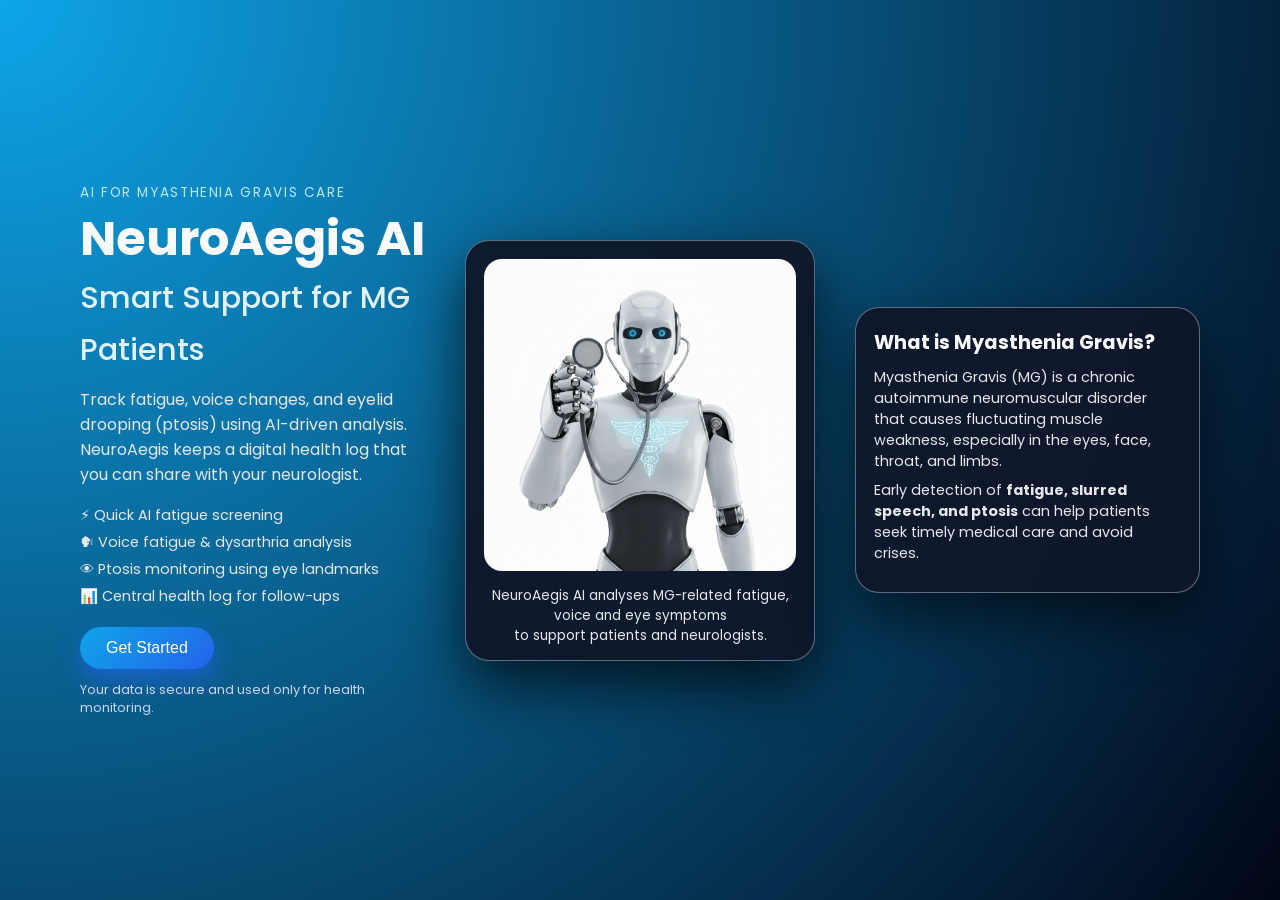
<file: frontend/index.html>
<!DOCTYPE html>
<html lang="en">
<head>
  <meta charset="UTF-8" />
  <title>NeuroAegis AI</title>
  <meta name="viewport" content="width=device-width, initial-scale=1.0" />
  <link rel="stylesheet" href="style.css" />
  <link href="https://fonts.googleapis.com/css2?family=Poppins:wght@300;400;500;600;700&display=swap" rel="stylesheet">
</head>
<body>

  <div class="app-root">
    <!-- =============== SCREEN 1: WELCOME (HERO) ================= -->
    <section id="screen-welcome" class="screen active">
      <div class="welcome-layout">
        <div class="welcome-left">
          <p class="badge">AI for Myasthenia Gravis Care</p>
          <h1 class="headline">
            NeuroAegis AI<br />
            <span>Smart Support for MG Patients</span>
          </h1>
          <p class="subtext">
            Track fatigue, voice changes, and eyelid drooping (ptosis) using AI-driven analysis.
            NeuroAegis keeps a digital health log that you can share with your neurologist.
          </p>

          <ul class="key-points">
            <li>⚡ Quick AI fatigue screening</li>
            <li>🗣 Voice fatigue & dysarthria analysis</li>
            <li>👁 Ptosis monitoring using eye landmarks</li>
            <li>📊 Central health log for follow-ups</li>
          </ul>

          <button class="btn primary big" onclick="showScreen('auth')">
            Get Started
          </button>
          <p class="note">Your data is secure and used only for health monitoring.</p>
        </div>

        <div class="welcome-center">
          <div class="hero-image-card">
            <img src="assests/ai_robot.png" alt="AI assistant in medical diagnosis" class="hero-img" />
            <p class="hero-caption">
              NeuroAegis AI analyses MG-related fatigue, voice and eye symptoms<br/>
              to support patients and neurologists.
            </p>
          </div>
        </div>

        <div class="welcome-right">
          <div class="info-card">
            <h3>What is Myasthenia Gravis?</h3>
            <p>
              Myasthenia Gravis (MG) is a chronic autoimmune neuromuscular disorder
              that causes fluctuating muscle weakness, especially in the eyes,
              face, throat, and limbs.
            </p>
            <p>
              Early detection of <strong>fatigue, slurred speech, and ptosis</strong> can
              help patients seek timely medical care and avoid crises.
            </p>
          </div>
        </div>
      </div>
    </section>

    <!-- =============== SCREEN 2: LOGIN / SIGNUP ================= -->
    <section id="screen-auth" class="screen">
      <div class="auth-wrapper">
        <div class="auth-layout">
          <div class="auth-left">
            <button class="link-btn back" onclick="showScreen('welcome')">← Back to overview</button>
            <h2>Sign in to NeuroAegis</h2>
            <p class="subtext">
              Create a simple account so that your MG health logs and AI assessments
              can be tracked over time.
            </p>
            <ul class="bullet-list">
              <li>Daily fatigue & symptom tracking</li>
              <li>AI-based voice and ptosis analysis</li>
              <li>Shareable logs for neurologist visits</li>
            </ul>
          </div>

          <div class="auth-right">
            <div class="auth-card">
              <h3>Welcome 👋</h3>
              <p class="card-subtitle">Login or create a new account</p>

              <div class="tabs">
                <button id="tab-login" class="tab active" onclick="switchAuthMode('login')">Login</button>
                <button id="tab-register" class="tab" onclick="switchAuthMode('register')">Register</button>
              </div>

              <form id="auth-form" onsubmit="handleAuthSubmit(event)">
                <div id="name-field" class="form-group hidden">
                  <label for="name">Full Name</label>
                  <input type="text" id="name" placeholder="Enter your full name" />
                </div>

                <div class="form-group">
                  <label for="email">Email</label>
                  <input type="email" id="email" placeholder="you@example.com" required />
                </div>

                <div class="form-group">
                  <label for="password">Password</label>
                  <input type="password" id="password" placeholder="••••••••" required />
                </div>

                <button type="submit" class="btn primary full-width" id="auth-btn">
                  Login
                </button>

                <p class="tiny-text">
                  (Firebase / backend integration can be added here for real authentication.)
                </p>
              </form>
            </div>
          </div>
        </div>
      </div>
    </section>

    <!-- =============== SCREEN 3: HOME DASHBOARD ================= -->
    <section id="screen-home" class="screen">
      <div class="home-layout">
        <!-- Sidebar -->
        <aside class="sidebar">
          <div class="logo-block">
            <div class="logo-dot"></div>
            <div>
              <h2 class="logo-title">NeuroAegis AI</h2>
              <p class="logo-subtitle">MG Assistant</p>
            </div>
          </div>

          <div class="profile-card">
            <div class="profile-avatar" id="profile-avatar">P</div>
            <div>
              <p class="profile-name" id="sidebar-username">Patient</p>
              <p class="profile-id">User ID: MG-001</p>
            </div>
          </div>

          <nav class="nav-menu">
            <p class="nav-label">Navigation</p>
            <button class="nav-item active">Dashboard</button>
            <button class="nav-item">Tests</button>
            <button class="nav-item">Logs</button>
            <button class="nav-item">Chatbot</button>
          </nav>

          <nav class="nav-menu extra-menu">
            <p class="nav-label">More</p>
            <button class="nav-item">About Us</button>
            <button class="nav-item">Blogs</button>
            <button class="nav-item">Search Website</button>
          </nav>

          <div class="emergency-block">
            <p class="nav-label">Emergency (24×7)</p>
            <p class="em-text">
              If you have trouble breathing, swallowing, or sudden severe weakness,
              go to the nearest emergency hospital immediately.
            </p>

            <label for="location-select" class="loc-label">Your city</label>
            <select id="location-select" class="loc-select">
              <option>Bengaluru</option>
              <option>Chennai</option>
              <option>Mumbai</option>
              <option>Delhi</option>
              <option>Kolkata</option>
              <option>Hyderabad</option>
            </select>

            <p class="em-phone">
              ☎ MG Helpline: <strong>+91-1800-123-456</strong>
            </p>

            <button class="btn danger full-width">
              Book Appointment
            </button>
          </div>

          <div class="sidebar-footer">
            <button class="btn ghost small" onclick="showScreen('auth')">
              Logout
            </button>
          </div>
        </aside>

        <!-- Main content -->
        <main class="home-main">
          <header class="home-header">
            <div>
              <p class="status-label">Welcome back</p>
              <h2 class="top-title" id="welcome-user">Welcome, Patient</h2>
              <p class="top-subtitle" id="status-summary">
                Your MG status is being monitored. Tap a card below to run a check.
              </p>
            </div>
            <div class="pill-info">
              Last sync: <span>local AI (offline)</span>
            </div>
          </header>

          <section class="cards-grid">
            <!-- Fatigue Card -->
            <div class="feature-card">
              <div class="feature-header">
                <div class="feature-icon">🧠</div>
                <h3>Fatigue Detection</h3>
              </div>
              <p>Check sleep quality, stress level and muscle strength.</p>
              <button class="btn secondary" onclick="onFatigueClick()">
                Run Test
              </button>
            </div>

            <!-- Voice Card -->
            <div class="feature-card">
              <div class="feature-header">
                <div class="feature-icon">🗣</div>
                <h3>Voice Analysis</h3>
              </div>
              <p>Detect dysarthria and voice fatigue over short recordings.</p>
              <button class="btn secondary" onclick="onVoiceClick()">
                Record Voice
              </button>
            </div>

            <!-- Ptosis Card -->
            <div class="feature-card">
              <div class="feature-header">
                <div class="feature-icon">👁</div>
                <h3>Ptosis Check</h3>
              </div>
              <p>Screen for eyelid drooping using EAR-based camera detection.</p>
              <button class="btn secondary" onclick="onPtosisClick()">
                Open Camera Test
              </button>
            </div>

            <!-- Health Log Card -->
            <div class="feature-card">
              <div class="feature-header">
                <div class="feature-icon">📊</div>
                <h3>Health Log</h3>
              </div>
              <p>View your MG health history and AI assessment results.</p>
              <button class="btn secondary" onclick="onHealthLogClick()">
                View Log
              </button>
            </div>
          </section>

          <section class="bottom-actions">
            <button class="btn ghost" onclick="onChatClick()">💬 Chat with NeuroAegis</button>
            <button class="btn danger" onclick="onEmergencyClick()">⚠ Emergency Help</button>
          </section>
        </main>
      </div>
    </section>
  </div>

  <!-- =============== MODALS =============== -->

  <!-- Fatigue Modal -->
  <div id="fatigue-modal" class="modal hidden">
    <div class="modal-backdrop" onclick="closeFatigueModal()"></div>
    <div class="modal-content">
      <h3>Fatigue Assessment</h3>
      <p class="modal-desc">Enter today’s details to run AI fatigue detection.</p>

      <label for="fatigue-sleep">Sleep hours (0–12)</label>
      <input type="number" id="fatigue-sleep" min="0" max="12" step="0.5" />

      <label for="fatigue-stress">Stress level (1–10)</label>
      <input type="number" id="fatigue-stress" min="1" max="10" step="1" />

      <label for="fatigue-muscle">Muscle strength (1–10)</label>
      <input type="number" id="fatigue-muscle" min="1" max="10" step="1" />

      <button class="btn primary full-width" onclick="submitFatigueForm()">
        Run Test
      </button>

      <p id="fatigue-result" class="modal-result"></p>
    </div>
  </div>

  <!-- Voice Modal -->
  <div id="voice-modal" class="modal hidden">
    <div class="modal-backdrop" onclick="closeVoiceModal()"></div>
    <div class="modal-content">
      <h3>Voice Analysis</h3>
      <p id="voice-status" class="modal-desc">
        Starting voice analysis… the backend will record your voice via microphone.
      </p>
    </div>
  </div>

  <!-- Ptosis Modal -->
  <div id="ptosis-modal" class="modal hidden">
    <div class="modal-backdrop" onclick="closePtosisModal()"></div>
    <div class="modal-content">
      <h3>Ptosis Check</h3>
      <p id="ptosis-status" class="modal-desc">
        Backend camera window will open. Please look at the screen and blink normally.
      </p>
    </div>
  </div>

  <script src="script.js"></script>
</body>
</html>
</file>
<file: frontend/style.css>
/* GLOBAL RESET */
* {
  box-sizing: border-box;
  margin: 0;
  padding: 0;
}

body {
  font-family: "Poppins", system-ui, -apple-system, BlinkMacSystemFont, sans-serif;
  background: radial-gradient(circle at top left, #0ea5e9, #020617);
  color: #f9fafb;
  min-height: 100vh;
}

/* APP ROOT */
.app-root {
  width: 100%;
  height: 100vh;
}

/* GENERIC SCREEN */
.screen {
  display: none;
  width: 100%;
  height: 100%;
}

.screen.active {
  display: block;
}

/* ========== WELCOME (HERO) ========== */
.welcome-layout {
  display: flex;
  align-items: center;
  justify-content: center;
  height: 100vh;
  padding: 60px 80px;
  gap: 40px;
}

.welcome-left {
  flex: 1;
  max-width: 520px;
}

.badge {
  font-size: 0.85rem;
  letter-spacing: 0.12em;
  text-transform: uppercase;
  color: #bae6fd;
  margin-bottom: 10px;
}

.headline {
  font-size: 3rem;
  line-height: 1.1;
  margin-bottom: 16px;
}

.headline span {
  font-size: 1.9rem;
  font-weight: 500;
  color: #e0f2fe;
}

.subtext {
  font-size: 1rem;
  color: #e5e7eb;
  margin-bottom: 18px;
  max-width: 520px;
}

.key-points {
  list-style: none;
  font-size: 0.9rem;
  color: #e5e7eb;
  margin-bottom: 20px;
}

.key-points li {
  margin-bottom: 6px;
}

.note {
  margin-top: 12px;
  font-size: 0.8rem;
  color: #cbd5f5;
}

.welcome-right {
  flex: 1;
  display: flex;
  flex-direction: column;
  gap: 22px;
  align-items: center;
}

.hero-image-card {
  max-width: 350px;
  background: rgba(15, 23, 42, 0.96);
  border-radius: 24px;
  padding: 18px 18px 14px;
  box-shadow: 0 24px 60px rgba(0, 0, 0, 0.7);
  border: 1px solid rgba(148, 163, 184, 0.6);
  text-align: center;
}

.hero-img {
  width: 100%;
  border-radius: 18px;
  margin-bottom: 8px;
}

.hero-caption {
  font-size: 0.85rem;
  color: #e5e7eb;
  text-align: center;
}

.info-card {
  max-width: 350px;
  background: rgba(15, 23, 42, 0.95);
  border-radius: 24px;
  padding: 20px 18px;
  box-shadow: 0 24px 60px rgba(0, 0, 0, 0.6);
  border: 1px solid rgba(148, 163, 184, 0.6);
}

.info-card h3 {
  font-size: 1.2rem;
  margin-bottom: 10px;
}

.info-card p {
  font-size: 0.9rem;
  color: #e5e7eb;
  margin-bottom: 8px;
}

/* ========== AUTH LAYOUT ========== */

.auth-wrapper {
  height: 100vh;
  display: flex;
  align-items: center;
  justify-content: center;
}

.auth-layout {
  display: flex;
  align-items: center;
  padding: 40px 60px;
  gap: 40px;
  max-width: 960px;
  width: 100%;
}

.auth-left {
  flex: 1;
  padding-right: 20px;
}

.auth-left h2 {
  font-size: 2rem;
  margin-bottom: 10px;
}

.auth-left .subtext {
  font-size: 0.95rem;
  margin-bottom: 16px;
}

.bullet-list {
  list-style: disc;
  padding-left: 18px;
  color: #e5e7eb;
  font-size: 0.9rem;
}

.bullet-list li {
  margin-bottom: 6px;
}

.auth-right {
  flex: 1;
  display: flex;
  justify-content: center;
}

.auth-card {
  width: 360px;
  background: rgba(15, 23, 42, 0.98);
  border-radius: 20px;
  padding: 24px 22px;
  box-shadow: 0 20px 55px rgba(0, 0, 0, 0.7);
  border: 1px solid rgba(148, 163, 184, 0.7);
}

/* TABS, FORM, INPUTS */
.tabs {
  display: inline-flex;
  border-radius: 999px;
  padding: 3px;
  background: rgba(15, 23, 42, 0.9);
  border: 1px solid rgba(148, 163, 184, 0.6);
  margin-bottom: 18px;
}

.tab {
  border: none;
  background: transparent;
  color: #9ca3af;
  padding: 6px 14px;
  border-radius: 999px;
  font-size: 0.8rem;
  cursor: pointer;
}

.tab.active {
  background: #0ea5e9;
  color: #f9fafb;
}

.form-group {
  margin-bottom: 12px;
  text-align: left;
}

.form-group label {
  font-size: 0.8rem;
  color: #e5e7eb;
  display: block;
  margin-bottom: 4px;
}

.form-group input {
  width: 100%;
  padding: 8px 10px;
  border-radius: 10px;
  border: 1px solid rgba(148, 163, 184, 0.7);
  background: rgba(15, 23, 42, 0.96);
  color: #f9fafb;
  font-size: 0.85rem;
}

.form-group input:focus {
  outline: none;
  border-color: #0ea5e9;
  box-shadow: 0 0 0 1px rgba(14, 165, 233, 0.6);
}

.card-subtitle {
  font-size: 0.9rem;
  color: #9ca3af;
  margin-bottom: 16px;
}

.tiny-text {
  font-size: 0.7rem;
  color: #9ca3af;
  margin-top: 8px;
}

/* ========== HOME DASHBOARD (SIDEBAR) ========== */
.home-layout {
  display: flex;
  height: 100vh;
}

/* Sidebar */
.sidebar {
  width: 280px;
  background: rgba(15, 23, 42, 0.98);
  padding: 22px 18px;
  display: flex;
  flex-direction: column;
  border-right: 1px solid rgba(148, 163, 184, 0.6);
}

.logo-block {
  display: flex;
  align-items: center;
  gap: 10px;
  margin-bottom: 16px;
}

.logo-dot {
  width: 26px;
  height: 26px;
  border-radius: 10px;
  background: linear-gradient(135deg, #0ea5e9, #22c55e);
}

.logo-title {
  font-size: 1.1rem;
  font-weight: 600;
}

.logo-subtitle {
  font-size: 0.75rem;
  color: #9ca3af;
}

/* Profile in sidebar */
.profile-card {
  display: flex;
  align-items: center;
  gap: 10px;
  padding: 10px;
  border-radius: 14px;
  background: rgba(15, 23, 42, 0.9);
  border: 1px solid rgba(148, 163, 184, 0.5);
  margin-bottom: 14px;
}

.profile-avatar {
  width: 36px;
  height: 36px;
  border-radius: 999px;
  background: #0ea5e9;
  display: flex;
  align-items: center;
  justify-content: center;
  font-weight: 700;
  color: #0f172a;
}

.profile-name {
  font-size: 0.95rem;
  font-weight: 600;
}

.profile-id {
  font-size: 0.75rem;
  color: #9ca3af;
}

/* Navigation */
.nav-menu {
  margin-top: 6px;
}

.nav-label {
  font-size: 0.75rem;
  text-transform: uppercase;
  color: #9ca3af;
  margin-bottom: 6px;
}

.nav-item {
  width: 100%;
  text-align: left;
  padding: 8px 10px;
  margin-bottom: 6px;
  border-radius: 10px;
  border: none;
  background: transparent;
  color: #e5e7eb;
  font-size: 0.85rem;
  cursor: pointer;
}

.nav-item.active,
.nav-item:hover {
  background: rgba(15, 164, 233, 0.3);
}

.extra-menu {
  margin-top: 16px;
}

/* Emergency block */
.emergency-block {
  margin-top: auto;
  padding-top: 8px;
}

.em-text {
  font-size: 0.78rem;
  color: #e5e7eb;
  margin-bottom: 8px;
}

.loc-label {
  font-size: 0.75rem;
  margin-bottom: 4px;
  display: block;
}

.loc-select {
  width: 100%;
  padding: 6px 8px;
  border-radius: 8px;
  border: 1px solid rgba(148, 163, 184, 0.7);
  background: rgba(15, 23, 42, 0.95);
  color: #f9fafb;
  font-size: 0.85rem;
  margin-bottom: 6px;
}

.em-phone {
  font-size: 0.83rem;
  margin: 6px 0;
}

.sidebar-footer {
  margin-top: 10px;
}

/* Main area */
.home-main {
  flex: 1;
  padding: 24px 28px;
  overflow-y: auto;
}

.home-header {
  display: flex;
  justify-content: space-between;
  align-items: flex-start;
  gap: 18px;
  margin-bottom: 18px;
}

.status-label {
  font-size: 0.8rem;
  color: #7dd3fc;
  margin-bottom: 4px;
}

.top-title {
  font-size: 1.3rem;
  font-weight: 600;
  margin-bottom: 4px;
}

.top-subtitle {
  font-size: 0.9rem;
  color: #e5e7eb;
}

.pill-info {
  border-radius: 999px;
  padding: 6px 12px;
  font-size: 0.8rem;
  background: rgba(15, 23, 42, 0.8);
  border: 1px solid rgba(148, 163, 184, 0.7);
}

.pill-info span {
  color: #7dd3fc;
}

/* Cards Grid */
.cards-grid {
  display: grid;
  grid-template-columns: repeat(2, minmax(240px, 1fr));
  gap: 14px;
  margin-bottom: 18px;
}

.feature-card {
  background: radial-gradient(circle at top left, #0f172a, #020617);
  border-radius: 18px;
  padding: 14px 14px 16px;
  border: 1px solid rgba(148, 163, 184, 0.5);
  display: flex;
  flex-direction: column;
  gap: 6px;
}

.feature-header {
  display: flex;
  align-items: center;
  gap: 10px;
}

.feature-icon {
  font-size: 1.4rem;
}

.feature-card h3 {
  font-size: 0.96rem;
  font-weight: 600;
}

.feature-card p {
  font-size: 0.82rem;
  color: #9ca3af;
}

/* Bottom actions */
.bottom-actions {
  margin-top: 10px;
  display: flex;
  gap: 10px;
}

/* BUTTONS */
.btn {
  border: none;
  cursor: pointer;
  border-radius: 999px;
  padding: 8px 16px;
  font-size: 0.9rem;
  font-weight: 500;
  transition: transform 0.08s ease, box-shadow 0.08s ease, background 0.15s ease, opacity 0.15s ease;
}

.btn.primary {
  background: linear-gradient(135deg, #0ea5e9, #2563eb);
  color: white;
  box-shadow: 0 10px 25px rgba(37, 99, 235, 0.7);
}

.btn.primary.big {
  padding: 12px 26px;
  font-size: 1rem;
  border-radius: 999px;
}

.btn.primary:hover {
  transform: translateY(-1px);
  opacity: 0.95;
}

.btn.secondary {
  background: rgba(15, 23, 42, 0.95);
  color: #e5e7eb;
  border: 1px solid rgba(148, 163, 184, 0.6);
}

.btn.secondary:hover {
  background: rgba(15, 118, 110, 0.5);
}

.btn.ghost {
  background: transparent;
  color: #7dd3fc;
  border: 1px dashed rgba(125, 211, 252, 0.9);
}

.btn.ghost.small {
  font-size: 0.8rem;
  padding: 6px 12px;
}

.btn.danger {
  background: #dc2626;
  color: white;
}

.btn.full-width {
  width: 100%;
  margin-top: 8px;
}

.btn:active {
  transform: translateY(1px);
  box-shadow: none;
}

.link-btn {
  background: transparent;
  border: none;
  color: #7dd3fc;
  font-size: 0.85rem;
  cursor: pointer;
}

/* MODALS */

.modal.hidden {
  display: none;
}

.modal {
  position: fixed;
  inset: 0;
  z-index: 50;
  display: flex;
  align-items: center;
  justify-content: center;
}

.modal-backdrop {
  position: absolute;
  inset: 0;
  background: rgba(15, 23, 42, 0.7);
}

.modal-content {
  position: relative;
  z-index: 10;
  width: 320px;
  background: rgba(15, 23, 42, 0.98);
  border-radius: 16px;
  padding: 20px 18px;
  border: 1px solid rgba(148, 163, 184, 0.7);
}

.modal-content h3 {
  margin-bottom: 4px;
}

.modal-desc {
  font-size: 0.8rem;
  color: #9ca3af;
  margin-bottom: 12px;
}

.modal-content label {
  display: block;
  font-size: 0.8rem;
  margin-bottom: 4px;
}

.modal-content input {
  width: 100%;
  padding: 8px;
  border-radius: 8px;
  border: 1px solid rgba(148, 163, 184, 0.7);
  background: rgba(15, 23, 42, 0.96);
  color: #f9fafb;
  font-size: 0.85rem;
  margin-bottom: 10px;
}

.modal-result {
  margin-top: 10px;
  font-size: 0.9rem;
}

/* UTILS */
.hidden {
  display: none;
}

/* RESPONSIVE – stack for narrower screens */
@media (max-width: 960px) {
  .welcome-layout,
  .auth-layout {
    flex-direction: column;
    padding: 30px 20px;
    align-items: flex-start;
  }

  .welcome-right {
    align-items: flex-start;
  }

  .home-layout {
    flex-direction: column;
  }

  .sidebar {
    width: 100%;
    flex-direction: row;
    align-items: flex-start;
    border-right: none;
    border-bottom: 1px solid rgba(148, 163, 184, 0.6);
    overflow-x: auto;
  }

  .home-main {
    padding: 16px;
  }

  .cards-grid {
    grid-template-columns: 1fr;
  }
}
/* --- RESPONSIVE DESIGN FOR MOBILE (Modern UI) --- */
@media (max-width: 768px) {
  .welcome-layout {
    flex-direction: column;   /* stack elements top to bottom */
  }
  
  .welcome-center {
    order: 1;  /* show robot image first */
    text-align: center;
  }

  .welcome-right {
    order: 2;  /* show info card below */
    width: 100%;
  }

  .hero-image {
    width: 70%;   /* reduce size for mobile */
  }
}
</file>
